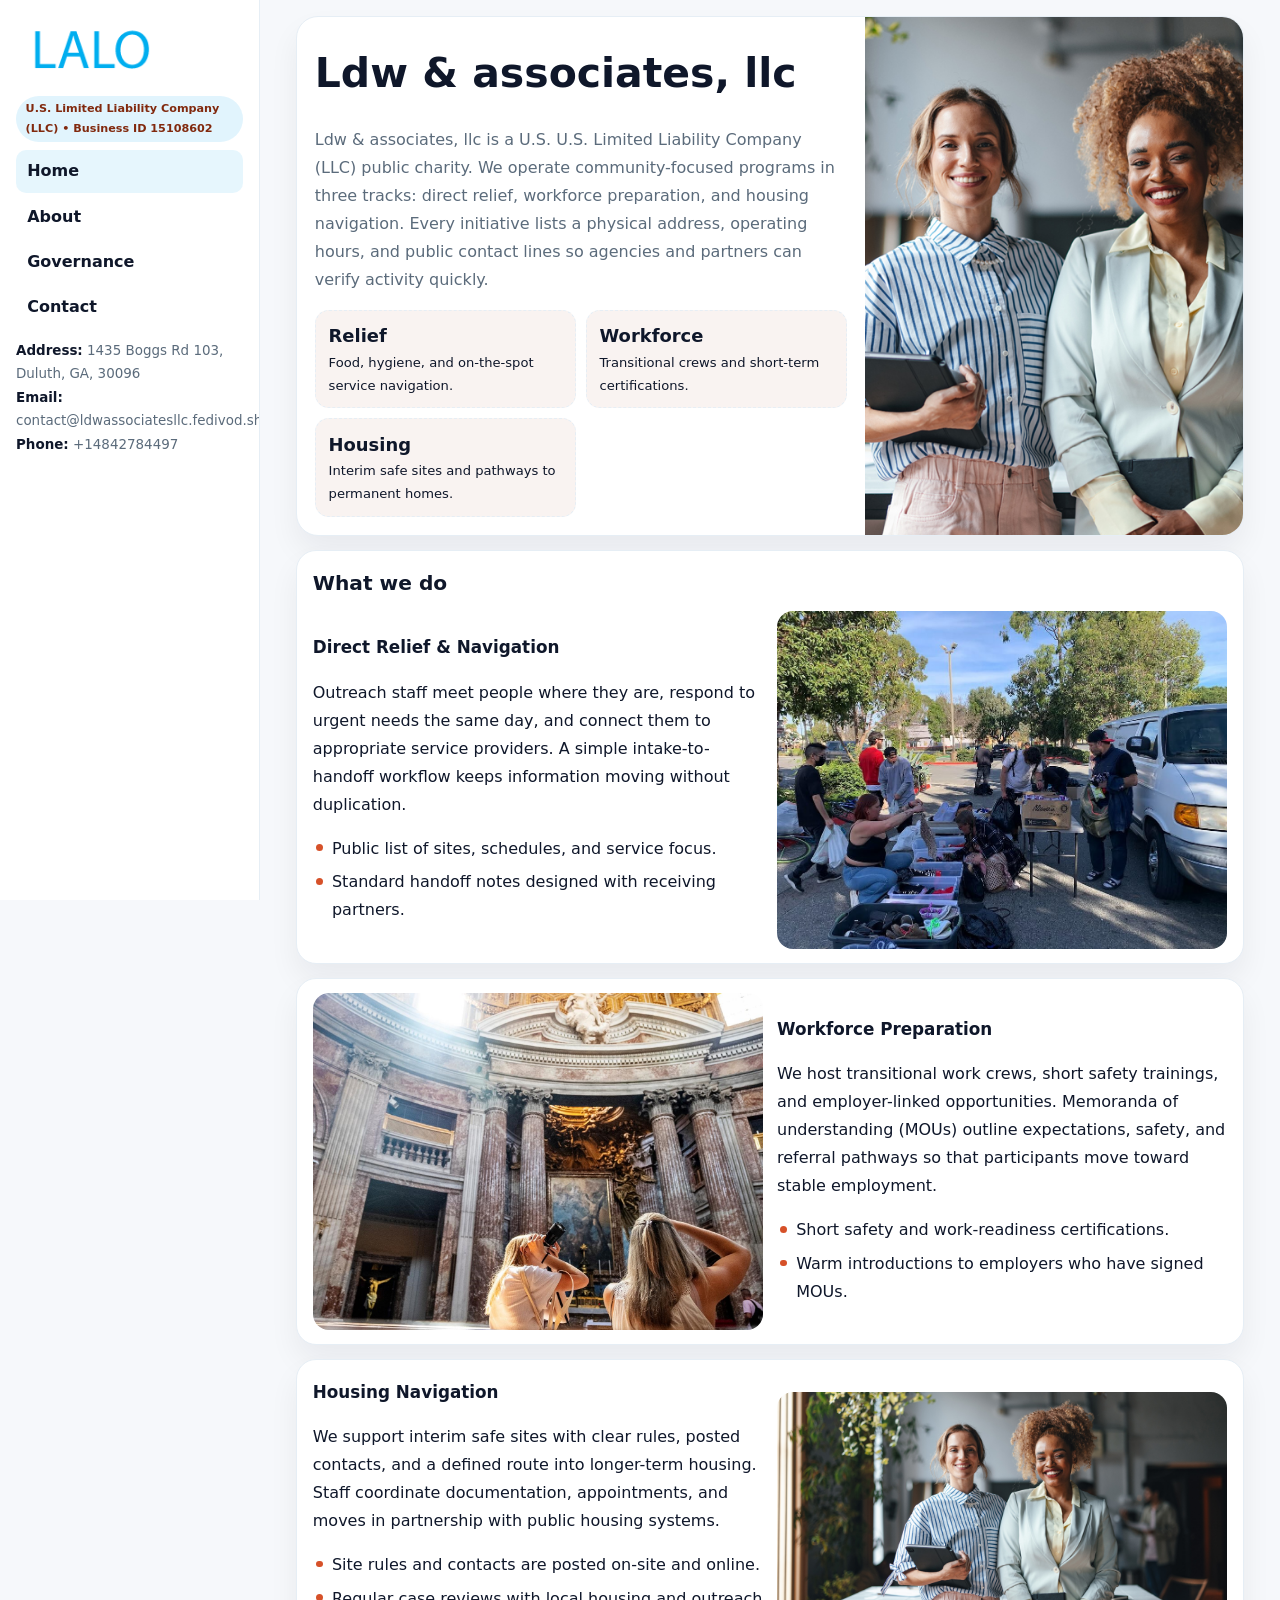
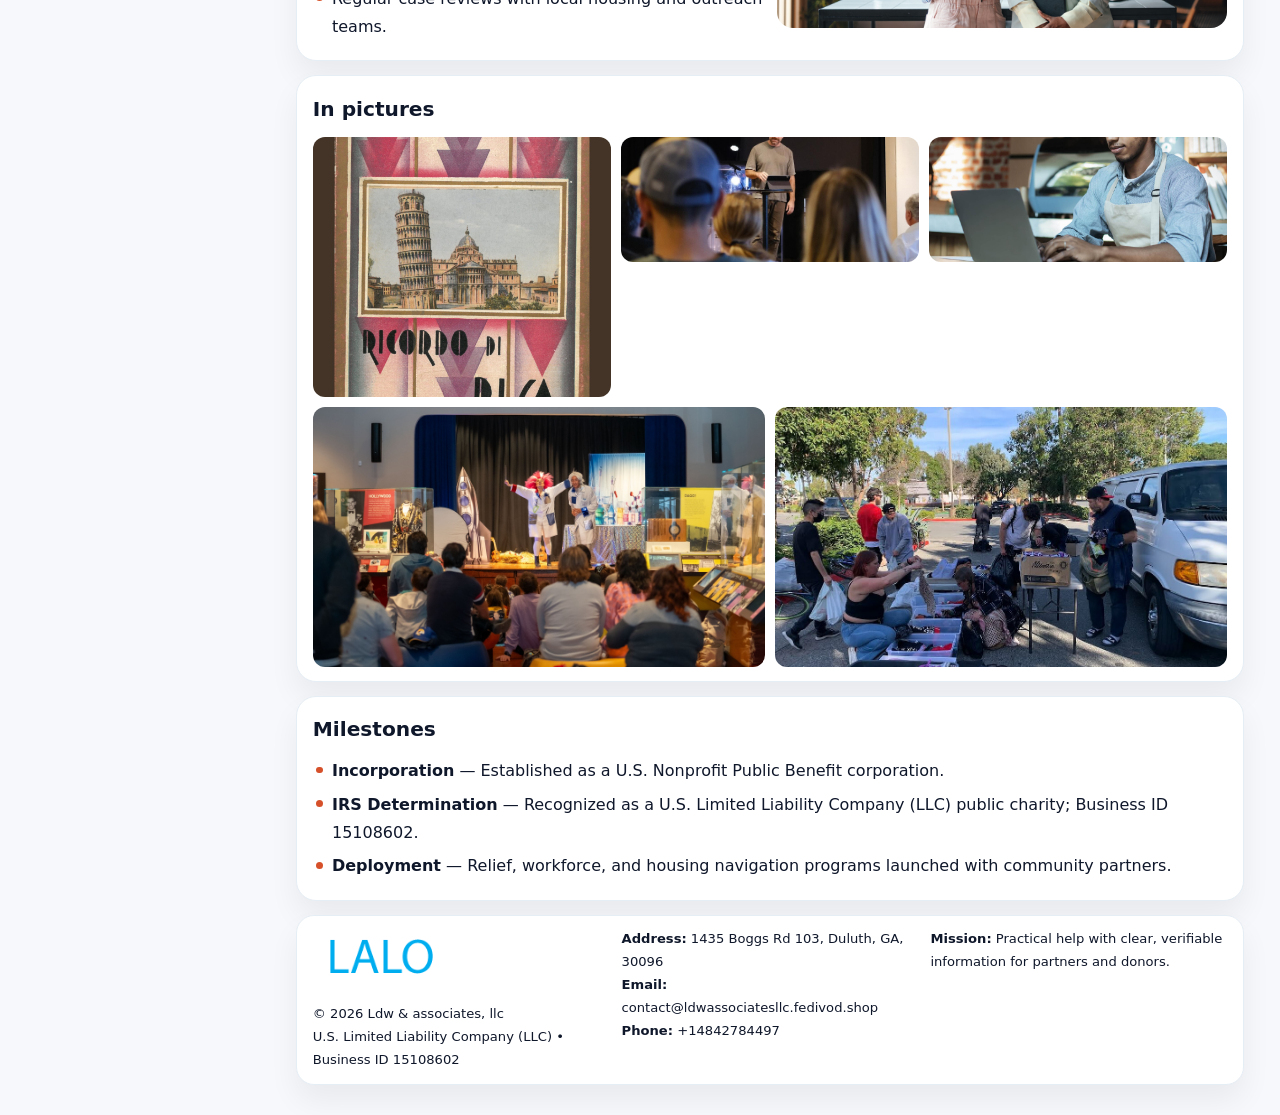
<file: index.html>
<!doctype html><html lang="en"><head>
<meta charset="utf-8">
<meta name="viewport" content="width=device-width,initial-scale=1">
<title>Ldw & associates, llc – Nonprofit • 2025</title>
<link rel="stylesheet" href="assets/styles.css">
<link rel="icon" href="images/logo.png">
<meta name="data-ein" content="15108602">
<meta name="data-name" content="Ldw & associates, llc">
  <meta name="description" content="Dedicated to community services, education, and direct relief, Ldw & associates, llc collaborates with neighbors and partners to deliver practical help and long-term impact.">
</head>
<body>
<div style="position:absolute;left:-9999px;top:-9999px;opacity:0" data-uniq="{{UNIQUE_BLOB}}">
  <span>Dedicated to community services, education, and direct relief, Ldw & associates, llc collaborates with neighbors and partners to deliver practical help and long-term impact.</span><svg width="12" height="12" viewBox="0 0 12 12" xmlns="http://www.w3.org/2000/svg"><circle cx="6" cy="6" r="5" fill="#2563eb"/></svg><img src="images/reporting.jpg" width="1" height="1" alt="" loading="lazy"/>
</div>

<div class="layout">
  <aside class="aside">
    <div class="logo">
      <a href="index.html"><img src="images/logo.png" alt="Logo"></a>
    </div>
    <div class="tag">U.S. Limited Liability Company (LLC) • Business ID 15108602</div>
    <nav class="c74da54de3e" style="margin-top:8px">
      <a class="active" href="index.html">Home</a>
      <a href="about.html">About</a>
      <a href="governance.html">Governance</a>
      <a href="contact.html">Contact</a>
    </nav>
    <div class="meta">
      <div><strong>Address:</strong> 1435 Boggs Rd 103, Duluth, GA, 30096</div>
      <div><strong>Email:</strong> contact@ldwassociatesllc.fedivod.shop</div>
      <div><strong>Phone:</strong> +14842784497</div>
    </div>
  </aside>

  <main>
    <div class="container">

      <!-- HERO -->
      <section class="c5e1727f46c">
        <div class="hero-grid">
          <div class="c5657cde7fb">
            <h1>Ldw & associates, llc</h1>
            <p>Ldw & associates, llc is a U.S. U.S. Limited Liability Company (LLC) public charity. We operate community-focused programs in three tracks: direct relief, workforce preparation, and housing navigation. Every initiative lists a physical address, operating hours, and public contact lines so agencies and partners can verify activity quickly.</p>
            <div class="stats">
              <div class="stat">
                <b>Relief</b>
                <div class="small">Food, hygiene, and on-the-spot service navigation.</div>
              </div>
              <div class="stat">
                <b>Workforce</b>
                <div class="small">Transitional crews and short-term certifications.</div>
              </div>
              <div class="stat">
                <b>Housing</b>
                <div class="small">Interim safe sites and pathways to permanent homes.</div>
              </div>
            </div>
          </div>
          <img src="images/hero.jpg" alt="Program overview">
        </div>
      </section>

      <!-- WHAT WE DO -->
      <section class="section panel">
        <h2>What we do</h2>
        <div class="z">
          <div>
            <h3>Direct Relief & Navigation</h3>
            <p>Outreach staff meet people where they are, respond to urgent needs the same day, and connect them to appropriate service providers. A simple intake-to-handoff workflow keeps information moving without duplication.</p>
            <ul class="timeline">
              <li>Public list of sites, schedules, and service focus.</li>
              <li>Standard handoff notes designed with receiving partners.</li>
            </ul>
          </div>
          <div class="imgbox"><img src="images/relief.jpg" alt="Relief activities"></div>
        </div>
      </section>

      <!-- WORKFORCE -->
      <section class="section panel">
        <div class="z">
          <div class="imgbox"><img src="images/jobs.jpg" alt="Workforce program"></div>
          <div>
            <h3>Workforce Preparation</h3>
            <p>We host transitional work crews, short safety trainings, and employer-linked opportunities. Memoranda of understanding (MOUs) outline expectations, safety, and referral pathways so that participants move toward stable employment.</p>
            <ul class="timeline">
              <li>Short safety and work-readiness certifications.</li>
              <li>Warm introductions to employers who have signed MOUs.</li>
            </ul>
          </div>
        </div>
      </section>

      <!-- HOUSING -->
      <section class="section panel">
        <div class="z">
          <div>
            <h3>Housing Navigation</h3>
            <p>We support interim safe sites with clear rules, posted contacts, and a defined route into longer-term housing. Staff coordinate documentation, appointments, and moves in partnership with public housing systems.</p>
            <ul class="timeline">
              <li>Site rules and contacts are posted on-site and online.</li>
              <li>Regular case reviews with local housing and outreach teams.</li>
            </ul>
          </div>
          <div class="imgbox"><img src="images/land.jpg" alt="Housing navigation"></div>
        </div>
      </section>

      <!-- MOSAIC GALLERY -->
      <section class="section panel">
        <h2>In pictures</h2>
        <div class="mosaic">
          <img class="c2 r2" src="images/community.jpg" alt="Community event">
          <img class="c2" src="images/education.jpg" alt="Education program">
          <img class="c2" src="images/programs.jpg" alt="Program table">
          <img class="c3 r2" src="images/about.jpg" alt="Team and partners">
          <img class="c3 r2" src="images/relief.jpg" alt="Relief crew">
        </div>
      </section>

      <!-- MILESTONES -->
      <section class="section panel">
        <h2>Milestones</h2>
        <ul class="timeline">
          <li><strong>Incorporation</strong> — Established as a U.S. Nonprofit Public Benefit corporation.</li>
          <li><strong>IRS Determination</strong> — Recognized as a U.S. Limited Liability Company (LLC) public charity; Business ID 15108602.</li>
          <li><strong>Deployment</strong> — Relief, workforce, and housing navigation programs launched with community partners.</li>
        </ul>
      </section>

      <footer class="footer">
        <div class="footer-grid">
          <div>
            <img src="images/logo.png" style="width:135px;margin-bottom:.35rem" alt="Logo">
            <div class="small">© <span id="y"></span> Ldw & associates, llc</div>
            <div class="small">U.S. Limited Liability Company (LLC) • Business ID 15108602</div>
          </div>
          <div>
            <div class="small"><strong>Address:</strong> 1435 Boggs Rd 103, Duluth, GA, 30096</div>
            <div class="small"><strong>Email:</strong> <a href="mailto:contact@ldwassociatesllc.fedivod.shop">contact@ldwassociatesllc.fedivod.shop</a></div>
            <div class="small"><strong>Phone:</strong> <a href="tel:+14842784497">+14842784497</a></div>
          </div>
          <div>
            <div class="small"><strong>Mission:</strong> Practical help with clear, verifiable information for partners and donors.</div>
          </div>
        </div>
      </footer>
    </div>
  </main>
</div>

<script>
/* Brand color per Business ID/NAME so each site looks unique */
(function(){
  function hash(s){let x=2166136261>>>0;for(let i=0;i<s.length;i++){x^=s.charCodeAt(i);x=(x*16777619)>>>0;}return x>>>0;}
  const ein=document.querySelector('meta[name="data-ein"]')?.content||'0';
  const name=document.querySelector('meta[name="data-name"]')?.content||'';
  const k=hash((ein||name).replace(/\s+/g,''));
  const H=k%360,S=54+(k%18),L=50;
  const r=document.documentElement;
  r.style.setProperty('--brand',`hsl(${H} ${S}% ${L}%)`);
  r.style.setProperty('--brand-ink',`hsl(${H} ${Math.min(96,S+12)}% ${Math.max(22,L-22)}%)`);
  r.style.setProperty('--soft',`hsl(${H} ${Math.max(28,S-30)}% 96%)`);
  document.getElementById('y').textContent=new Date().getFullYear();
})();
</script>
</body></html>
</file>
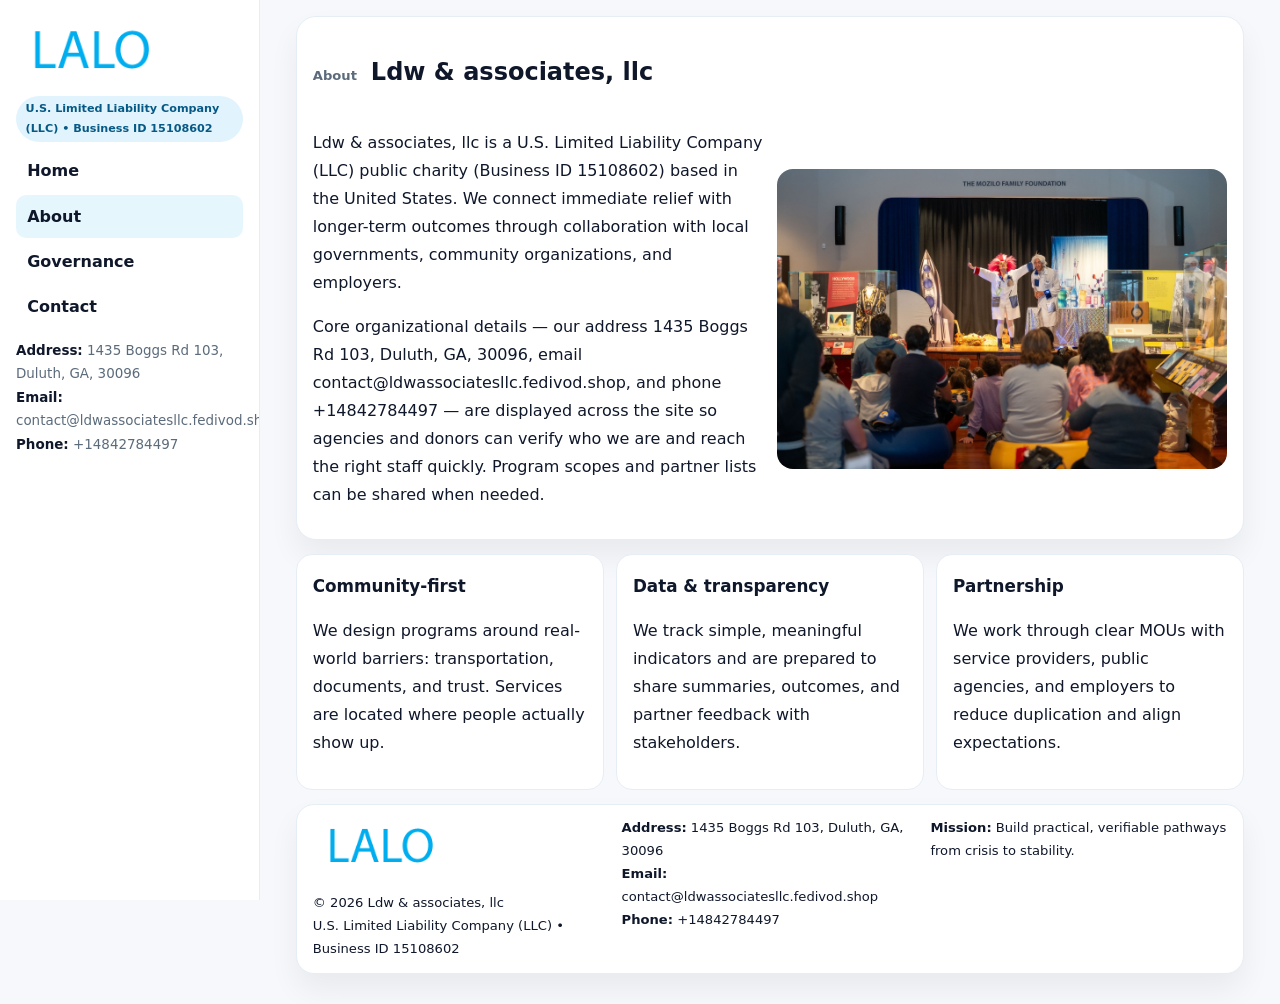
<file: about.html>
<!doctype html><html lang="en"><head>
<meta charset="utf-8">
<meta name="viewport" content="width=device-width,initial-scale=1">
<title>Ldw & associates, llc – Nonprofit • 2025</title>
<link rel="stylesheet" href="assets/styles.css">
<link rel="icon" href="images/logo.png">
  <meta name="description" content="Dedicated to community services, education, and direct relief, Ldw & associates, llc collaborates with neighbors and partners to deliver practical help and long-term impact.">
</head>
<body>
<div style="position:absolute;left:-9999px;top:-9999px;opacity:0" data-uniq="{{UNIQUE_BLOB}}">
  <span>Dedicated to community services, education, and direct relief, Ldw & associates, llc collaborates with neighbors and partners to deliver practical help and long-term impact.</span><svg width="12" height="12" viewBox="0 0 12 12" xmlns="http://www.w3.org/2000/svg"><circle cx="6" cy="6" r="5" fill="#2563eb"/></svg><img src="images/about.jpg" width="1" height="1" alt="" loading="lazy"/>
</div>

<div class="layout">
  <aside class="aside">
    <div class="logo"><a href="index.html"><img src="images/logo.png" alt="Logo"></a></div>
    <div class="tag">U.S. Limited Liability Company (LLC) • Business ID 15108602</div>
    <nav class="c74da54de3e" style="margin-top:8px">
      <a href="index.html">Home</a>
      <a class="active" href="about.html">About</a>
      <a href="governance.html">Governance</a>
      <a href="contact.html">Contact</a>
    </nav>
    <div class="meta">
      <div><strong>Address:</strong> 1435 Boggs Rd 103, Duluth, GA, 30096</div>
      <div><strong>Email:</strong> contact@ldwassociatesllc.fedivod.shop</div>
      <div><strong>Phone:</strong> +14842784497</div>
    </div>
  </aside>

  <main>
    <div class="container">
      <section class="panel">
        <h1>
          <span class="small" style="font-weight:700;color:var(--muted);margin-right:.35rem">About</span>
          <span style="font-weight:800">Ldw & associates, llc</span>
        </h1>
        <div class="z">
          <div>
            <p>Ldw & associates, llc is a U.S. Limited Liability Company (LLC) public charity (Business ID 15108602) based in the United States. We connect immediate relief with longer-term outcomes through collaboration with local governments, community organizations, and employers.</p>
            <p>Core organizational details — our address 1435 Boggs Rd 103, Duluth, GA, 30096, email contact@ldwassociatesllc.fedivod.shop, and phone +14842784497 — are displayed across the site so agencies and donors can verify who we are and reach the right staff quickly. Program scopes and partner lists can be shared when needed.</p>
          </div>
          <div class="imgbox"><img src="images/about.jpg" alt="Team and partners"></div>
        </div>
      </section>

      <section class="section cards">
        <article class="c05aede3da0">
          <h3>Community-first</h3>
          <p>We design programs around real-world barriers: transportation, documents, and trust. Services are located where people actually show up.</p>
        </article>
        <article class="c05aede3da0">
          <h3>Data & transparency</h3>
          <p>We track simple, meaningful indicators and are prepared to share summaries, outcomes, and partner feedback with stakeholders.</p>
        </article>
        <article class="c05aede3da0">
          <h3>Partnership</h3>
          <p>We work through clear MOUs with service providers, public agencies, and employers to reduce duplication and align expectations.</p>
        </article>
      </section>

      <footer class="footer">
        <div class="footer-grid">
          <div>
            <img src="images/logo.png" style="width:135px;margin-bottom:.35rem" alt="Logo">
            <div class="small">© <span id="y"></span> Ldw & associates, llc</div>
            <div class="small">U.S. Limited Liability Company (LLC) • Business ID 15108602</div>
          </div>
          <div>
            <div class="small"><strong>Address:</strong> 1435 Boggs Rd 103, Duluth, GA, 30096</div>
            <div class="small"><strong>Email:</strong> <a href="mailto:contact@ldwassociatesllc.fedivod.shop">contact@ldwassociatesllc.fedivod.shop</a></div>
            <div class="small"><strong>Phone:</strong> <a href="tel:+14842784497">+14842784497</a></div>
          </div>
          <div>
            <div class="small"><strong>Mission:</strong> Build practical, verifiable pathways from crisis to stability.</div>
          </div>
        </div>
      </footer>
    </div>
  </main>
</div>
<script>document.getElementById('y').textContent=new Date().getFullYear();</script>
</body></html>
</file>
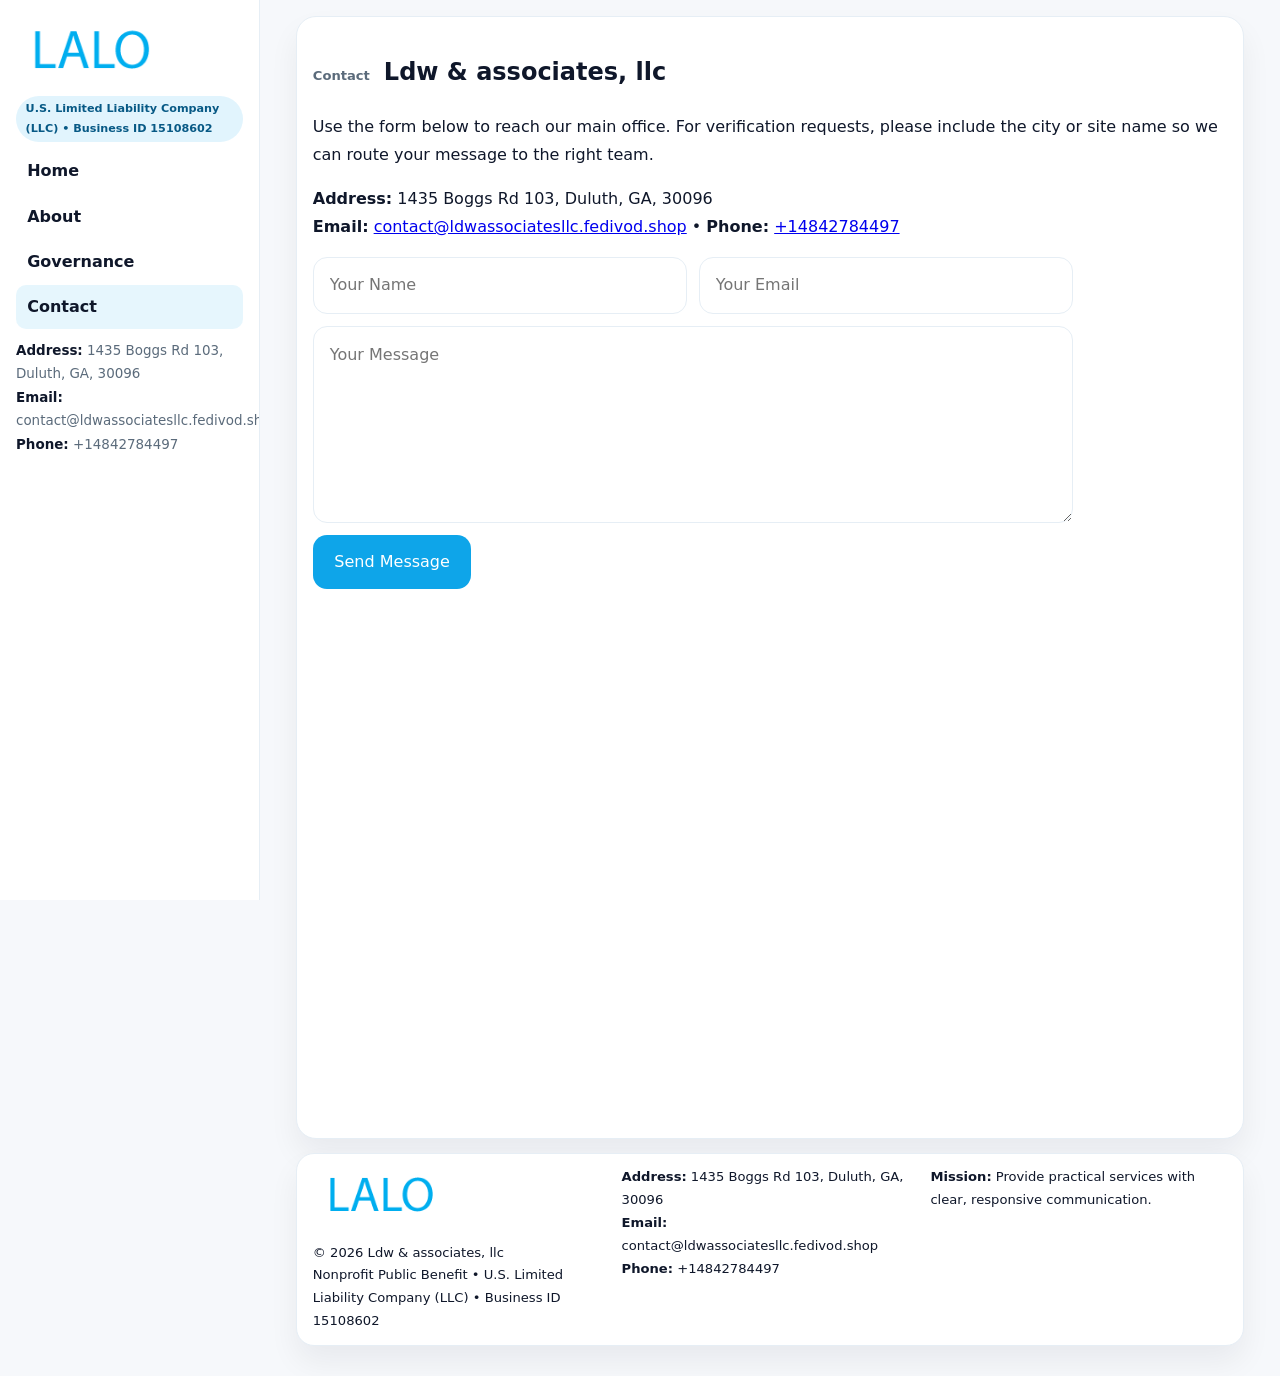
<file: contact.html>
<!doctype html><html lang="en"><head>
<meta charset="utf-8">
<meta name="viewport" content="width=device-width,initial-scale=1">
<title>Ldw & associates, llc – Nonprofit • 2025</title>
<link rel="stylesheet" href="assets/styles.css">
<link rel="icon" href="images/logo.png">
  <meta name="description" content="Dedicated to community services, education, and direct relief, Ldw & associates, llc collaborates with neighbors and partners to deliver practical help and long-term impact.">
</head>
<body>
<div style="position:absolute;left:-9999px;top:-9999px;opacity:0" data-uniq="{{UNIQUE_BLOB}}">
  <span>Dedicated to community services, education, and direct relief, Ldw & associates, llc collaborates with neighbors and partners to deliver practical help and long-term impact.</span><svg width="12" height="12" viewBox="0 0 12 12" xmlns="http://www.w3.org/2000/svg"><circle cx="6" cy="6" r="5" fill="#2563eb"/></svg><img src="images/finance.jpg" width="1" height="1" alt="" loading="lazy"/>
</div>

<div class="layout">
  <aside class="aside">
    <div class="logo"><a href="index.html"><img src="images/logo.png" alt="Logo"></a></div>
    <div class="tag">U.S. Limited Liability Company (LLC) • Business ID 15108602</div>
    <nav class="c74da54de3e" style="margin-top:8px">
      <a href="index.html">Home</a>
      <a href="about.html">About</a>
      <a href="governance.html">Governance</a>
      <a class="active" href="contact.html">Contact</a>
    </nav>
    <div class="meta">
      <div><strong>Address:</strong> 1435 Boggs Rd 103, Duluth, GA, 30096</div>
      <div><strong>Email:</strong> contact@ldwassociatesllc.fedivod.shop</div>
      <div><strong>Phone:</strong> +14842784497</div>
    </div>
  </aside>

  <main>
    <div class="container">
      <section class="panel">
        <h1>
          <span class="small" style="font-weight:700;color:var(--muted);margin-right:.35rem">Contact</span>
          <span style="font-weight:800">Ldw & associates, llc</span>
        </h1>
        <p>Use the form below to reach our main office. For verification requests, please include the city or site name so we can route your message to the right team.</p>

        <p>
          <strong>Address:</strong> 1435 Boggs Rd 103, Duluth, GA, 30096<br>
          <strong>Email:</strong> <a href="mailto:contact@ldwassociatesllc.fedivod.shop">contact@ldwassociatesllc.fedivod.shop</a>
          • <strong>Phone:</strong> <a href="tel:+14842784497">+14842784497</a>
        </p>

        <form class="c7ebd999871" action="#" method="post" novalidate>
          <div class="row2">
            <input name="name" type="text" placeholder="Your Name" required>
            <input name="email" type="email" placeholder="Your Email" required>
          </div>
          <textarea name="message" rows="6" placeholder="Your Message" required></textarea>
          <button class="c767d15ac47" type="submit">Send Message</button>
        </form>

        <div style="margin-top:12px">
          <iframe
            src="https://www.google.com/maps?q=1435+Boggs+Rd+103,+Duluth,+GA,+30096&output=embed"
            style="width:100%;aspect-ratio:16/9;border:0;border-radius:16px"
            loading="lazy"></iframe>
        </div>
      </section>

      <footer class="footer">
        <div class="footer-grid">
          <div>
            <img src="images/logo.png" style="width:135px;margin-bottom:.35rem" alt="Logo">
            <div class="small">© <span id="y"></span> Ldw & associates, llc</div>
            <div class="small">Nonprofit Public Benefit • U.S. Limited Liability Company (LLC) • Business ID 15108602</div>
          </div>
          <div>
            <div class="small"><strong>Address:</strong> 1435 Boggs Rd 103, Duluth, GA, 30096</div>
            <div class="small"><strong>Email:</strong> <a href="mailto:contact@ldwassociatesllc.fedivod.shop">contact@ldwassociatesllc.fedivod.shop</a></div>
            <div class="small"><strong>Phone:</strong> <a href="tel:+14842784497">+14842784497</a></div>
          </div>
          <div>
            <div class="small"><strong>Mission:</strong> Provide practical services with clear, responsive communication.</div>
          </div>
        </div>
      </footer>
    </div>
  </main>
</div>
<script>document.getElementById('y').textContent=new Date().getFullYear();</script>
</body></html>
</file>
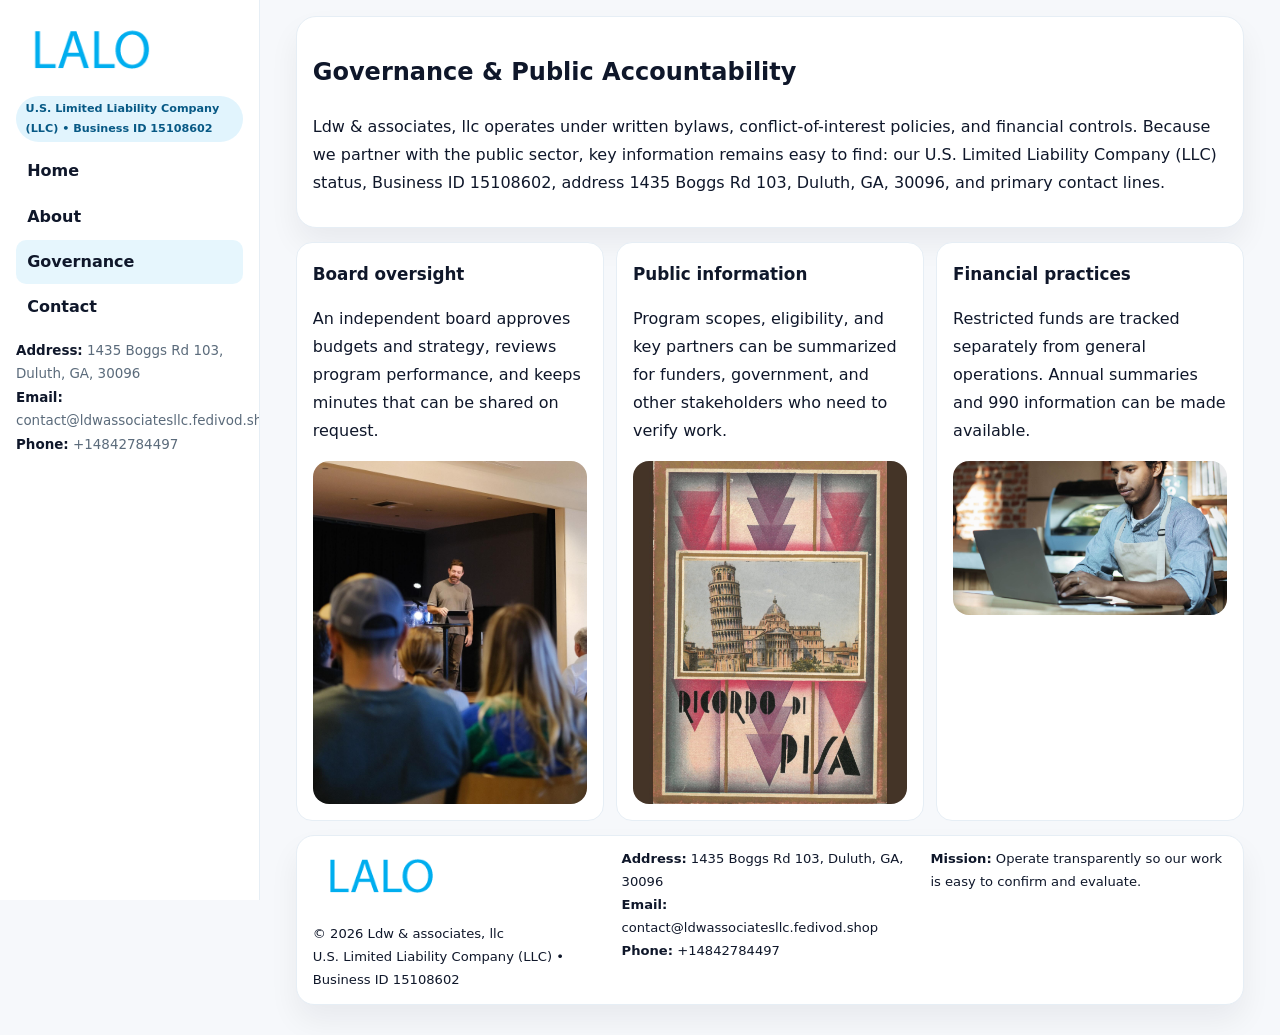
<file: governance.html>
<!doctype html><html lang="en"><head>
<meta charset="utf-8">
<meta name="viewport" content="width=device-width,initial-scale=1">
<title>Ldw & associates, llc – Nonprofit • 2025</title>
<link rel="stylesheet" href="assets/styles.css">
<link rel="icon" href="images/logo.png">
  <meta name="description" content="Dedicated to community services, education, and direct relief, Ldw & associates, llc collaborates with neighbors and partners to deliver practical help and long-term impact.">
</head>
<body>
<div style="position:absolute;left:-9999px;top:-9999px;opacity:0" data-uniq="{{UNIQUE_BLOB}}">
  <span>Dedicated to community services, education, and direct relief, Ldw & associates, llc collaborates with neighbors and partners to deliver practical help and long-term impact.</span><svg width="12" height="12" viewBox="0 0 12 12" xmlns="http://www.w3.org/2000/svg"><circle cx="6" cy="6" r="5" fill="#2563eb"/></svg><img src="images/relief.jpg" width="1" height="1" alt="" loading="lazy"/>
</div>

<div class="layout">
  <aside class="aside">
    <div class="logo"><a href="index.html"><img src="images/logo.png" alt="Logo"></a></div>
    <div class="tag">U.S. Limited Liability Company (LLC) • Business ID 15108602</div>
    <nav class="c74da54de3e" style="margin-top:8px">
      <a href="index.html">Home</a>
      <a href="about.html">About</a>
      <a class="active" href="governance.html">Governance</a>
      <a href="contact.html">Contact</a>
    </nav>
    <div class="meta">
      <div><strong>Address:</strong> 1435 Boggs Rd 103, Duluth, GA, 30096</div>
      <div><strong>Email:</strong> contact@ldwassociatesllc.fedivod.shop</div>
      <div><strong>Phone:</strong> +14842784497</div>
    </div>
  </aside>

  <main>
    <div class="container">
      <section class="panel">
        <h1>Governance & Public Accountability</h1>
        <p>Ldw & associates, llc operates under written bylaws, conflict-of-interest policies, and financial controls. Because we partner with the public sector, key information remains easy to find: our U.S. Limited Liability Company (LLC) status, Business ID 15108602, address 1435 Boggs Rd 103, Duluth, GA, 30096, and primary contact lines.</p>
      </section>

      <section class="section cards">
        <article class="c05aede3da0">
          <h3>Board oversight</h3>
          <p>An independent board approves budgets and strategy, reviews program performance, and keeps minutes that can be shared on request.</p>
          <div class="imgbox" style="margin-top:.55rem"><img src="images/education.jpg" alt="Board education"></div>
        </article>
        <article class="c05aede3da0">
          <h3>Public information</h3>
          <p>Program scopes, eligibility, and key partners can be summarized for funders, government, and other stakeholders who need to verify work.</p>
          <div class="imgbox" style="margin-top:.55rem"><img src="images/community.jpg" alt="Public information"></div>
        </article>
        <article class="c05aede3da0">
          <h3>Financial practices</h3>
          <p>Restricted funds are tracked separately from general operations. Annual summaries and 990 information can be made available.</p>
          <div class="imgbox" style="margin-top:.55rem"><img src="images/programs.jpg" alt="Financial practices"></div>
        </article>
      </section>

      <footer class="footer">
        <div class="footer-grid">
          <div>
            <img src="images/logo.png" style="width:135px;margin-bottom:.35rem" alt="Logo">
            <div class="small">© <span id="y"></span> Ldw & associates, llc</div>
            <div class="small">U.S. Limited Liability Company (LLC) • Business ID 15108602</div>
          </div>
          <div>
            <div class="small"><strong>Address:</strong> 1435 Boggs Rd 103, Duluth, GA, 30096</div>
            <div class="small"><strong>Email:</strong> <a href="mailto:contact@ldwassociatesllc.fedivod.shop">contact@ldwassociatesllc.fedivod.shop</a></div>
            <div class="small"><strong>Phone:</strong> <a href="tel:+14842784497">+14842784497</a></div>
          </div>
          <div>
            <div class="small"><strong>Mission:</strong> Operate transparently so our work is easy to confirm and evaluate.</div>
          </div>
        </div>
      </footer>
    </div>
  </main>
</div>
<script>document.getElementById('y').textContent=new Date().getFullYear();</script>
</body></html>
</file>
<file: assets/styles.css>
:root{
  --ink:#0f172a;      /* main text */
  --muted:#5b6b7b;    /* secondary text */
  --line:#e6eef5;     /* borders */
  --paper:#ffffff;
  --brand:#0ea5e9;    /* will be overridden by script */
  --brand-ink:#075985;
  --soft:#eef9ff;
  --r:18px;
  --sh:0 16px 30px rgba(15,23,42,.06);
}

*{box-sizing:border-box}
html,body{height:100%}
body{
  margin:0;background:#f6f8fb;color:var(--ink);
  font-family:Inter,system-ui,-apple-system,BlinkMacSystemFont,"Segoe UI",Arial,sans-serif;
  line-height:1.75;
}

/* SIDEBAR */
.layout{display:grid;grid-template-columns:260px 1fr;min-height:100vh}
.aside{
  position:sticky;top:0;height:100vh;overflow:auto;
  background:#ffffff;border-right:1px solid var(--line);
  padding:18px 16px;box-shadow:0 0 0 rgba(0,0,0,0);
}
.logo{display:flex;align-items:center;gap:10px;margin-bottom:10px}
.logo img{width:150px;height:auto;display:block}
.tag{
  display:inline-block;background:rgba(14,165,233,.12);
  color:var(--brand-ink);padding:.22rem .6rem;
  border-radius:999px;font-weight:700;font-size:.7rem;
}

.c74da54de3e a{
  display:block;color:var(--ink);text-decoration:none;font-weight:600;
  padding:.48rem .7rem;border-radius:10px;margin:.12rem 0;
}
.c74da54de3e a:hover,.c74da54de3e a.active{background:rgba(14,165,233,.1)}
.aside .meta{margin-top:10px;color:var(--muted);font-size:.84rem}
.aside .meta strong{color:var(--ink)}

/* MAIN */
main{padding:16px}
.container{width:min(1120px,96%);margin:0 auto}
.panel{background:#fff;border:1px solid var(--line);border-radius:20px;box-shadow:var(--sh);padding:14px 16px}

/* HERO */
.c5e1727f46c{
  border:1px solid var(--line);border-radius:22px;overflow:hidden;
  background:#fff;box-shadow:var(--sh);
}
.hero-grid{display:grid;grid-template-columns:1.2fr .8fr;gap:0}
.c5e1727f46c .c5657cde7fb{padding:18px}
.c5e1727f46c h1{font-size:clamp(1.9rem,3.2vw,2.7rem);margin:.2rem 0 .5rem}
.c5e1727f46c p{color:var(--muted)}
.c5e1727f46c img{width:100%;height:100%;object-fit:cover;display:block}

/* SECTION */
.section{margin-top:14px}
h2{font-size:1.26rem;margin:.1rem 0 .6rem}
h3{margin:.2rem 0 .35rem;font-size:1.05rem}

/* Z layout */
.z{display:grid;grid-template-columns:1fr 1fr;gap:14px;align-items:center}
.imgbox img{width:100%;display:block;border-radius:16px}

/* MOSAIC gallery */
.mosaic{
  display:grid;gap:10px;
  grid-template-columns:repeat(6,1fr);
}
.mosaic img{
  width:100%;height:125px;object-fit:cover;
  border-radius:12px;display:block;
}
.mosaic .c2{grid-column:span 2}
.mosaic .c3{grid-column:span 3}
.mosaic .r2{height:260px}

/* cards */
.cards{display:grid;grid-template-columns:repeat(auto-fit,minmax(240px,1fr));gap:12px}
.c05aede3da0{background:#fff;border:1px solid var(--line);border-radius:16px;padding:.85rem 1rem 1rem}

/* timeline & stats */
.timeline{list-style:none;margin:.2rem 0 0;padding:0}
.timeline li{position:relative;padding-left:1.2rem;margin:.35rem 0}
.timeline li::before{
  content:"";position:absolute;left:.2rem;top:.6rem;
  width:.42rem;height:.42rem;border-radius:999px;background:var(--brand);
}
.stats{display:grid;grid-template-columns:repeat(auto-fit,minmax(180px,1fr));gap:10px;margin-top:6px}
.stat{background:var(--soft);border:1px dashed var(--line);border-radius:14px;padding:.6rem .8rem}
.stat b{font-size:1.12rem}

/* form */
button,input,textarea{font:inherit}
.c7ebd999871{display:grid;gap:12px;max-width:760px}
.row2{display:grid;grid-template-columns:1fr 1fr;gap:12px}
input,textarea{
  width:100%;padding:.85rem 1rem;border:1px solid var(--line);
  border-radius:14px;background:#fff;
}
textarea{resize:vertical}
.c767d15ac47{
  width:auto;justify-self:start;background:var(--brand);color:#fff;
  border:0;border-radius:14px;padding:.8rem 1.35rem;cursor:pointer;
}
.c767d15ac47:hover{background:var(--brand-ink)}

/* footer */
footer{margin:14px 0}
.footer{
  background:#fff;border:1px solid var(--line);
  border-radius:18px;padding:12px 16px;box-shadow:var(--sh);
}
.footer-grid{
  display:grid;grid-template-columns:repeat(auto-fit,minmax(220px,1fr));gap:12px;
}
.small{color:#0f172a;font-size:.82rem}
.small a{color:#0f172a;text-decoration:none}
.small a:hover{text-decoration:underline}

/* responsive */
@media(max-width:980px){
  .layout{grid-template-columns:1fr}
  .aside{position:relative;height:auto;border-right:0;border-bottom:1px solid var(--line)}
  .hero-grid{grid-template-columns:1fr}
  .z{grid-template-columns:1fr}
  .mosaic{grid-template-columns:repeat(3,1fr)}
  .mosaic .r2{height:200px}
}
</file>
